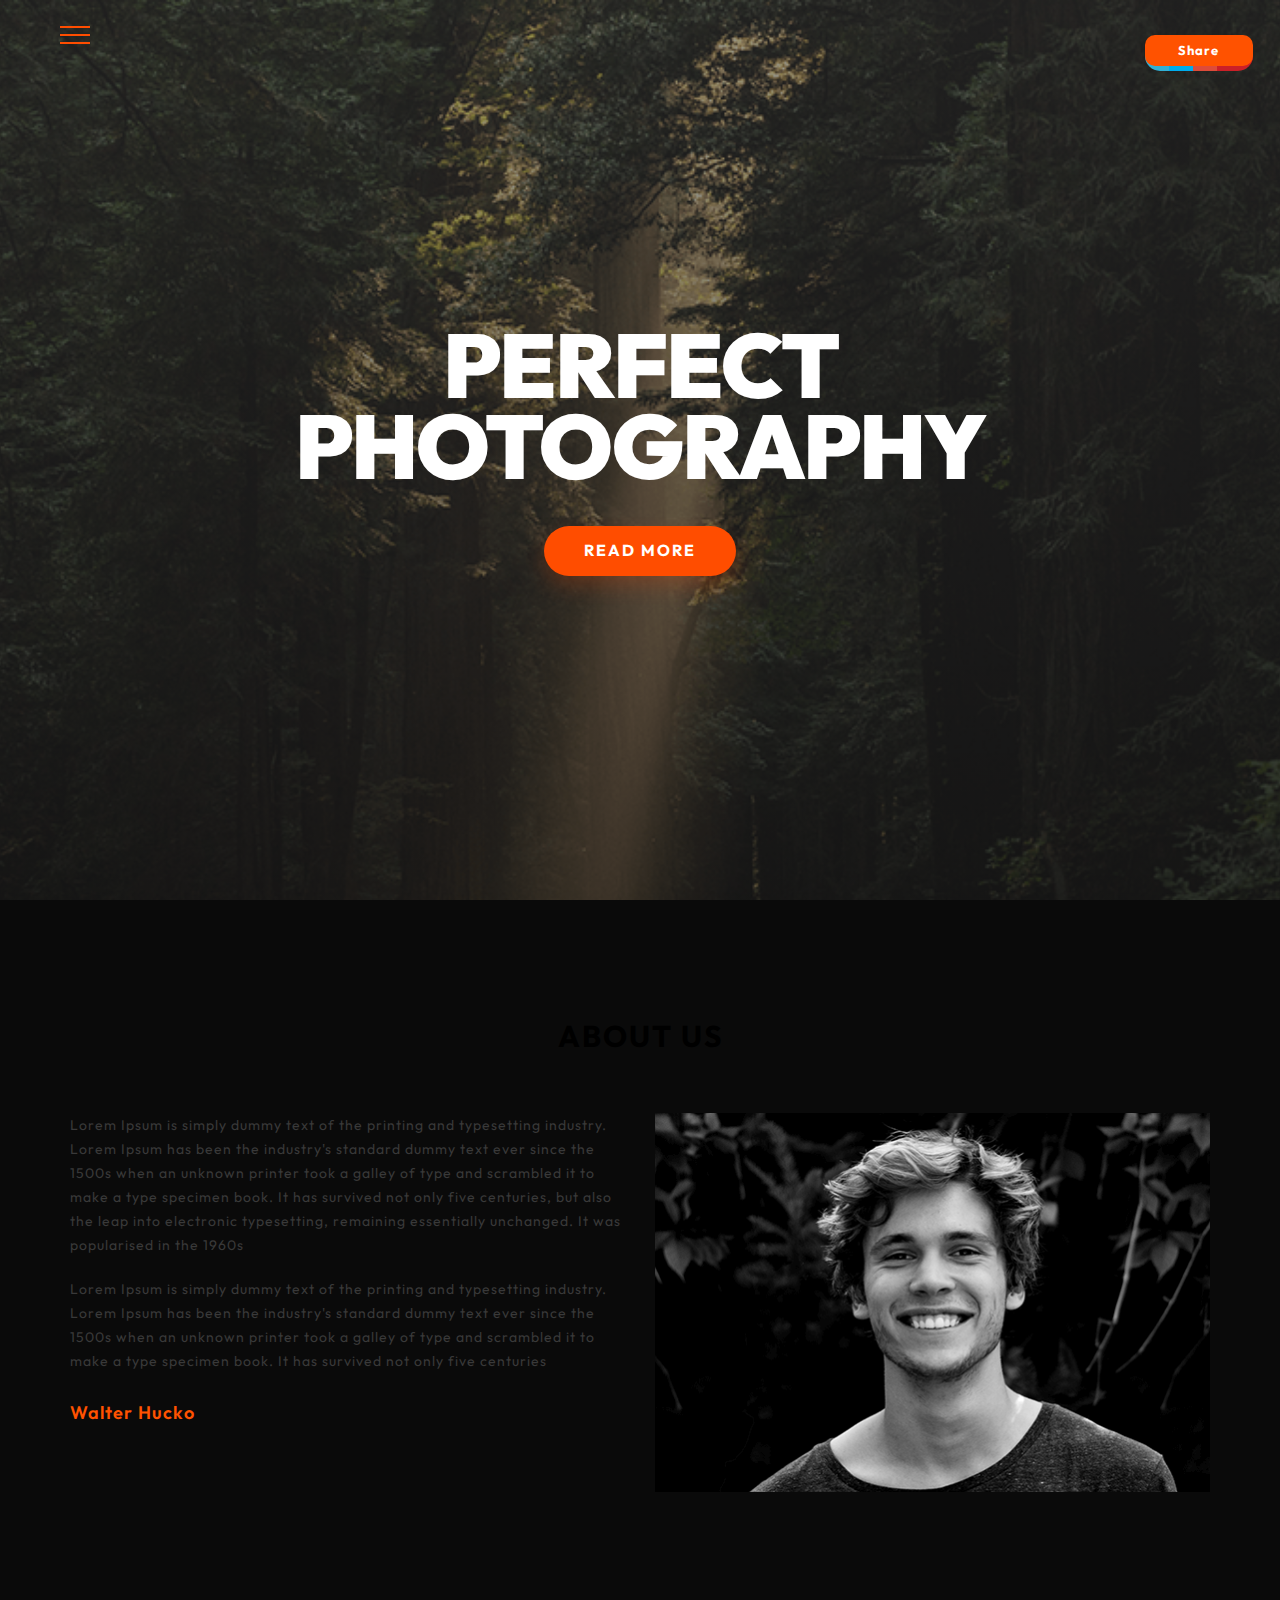
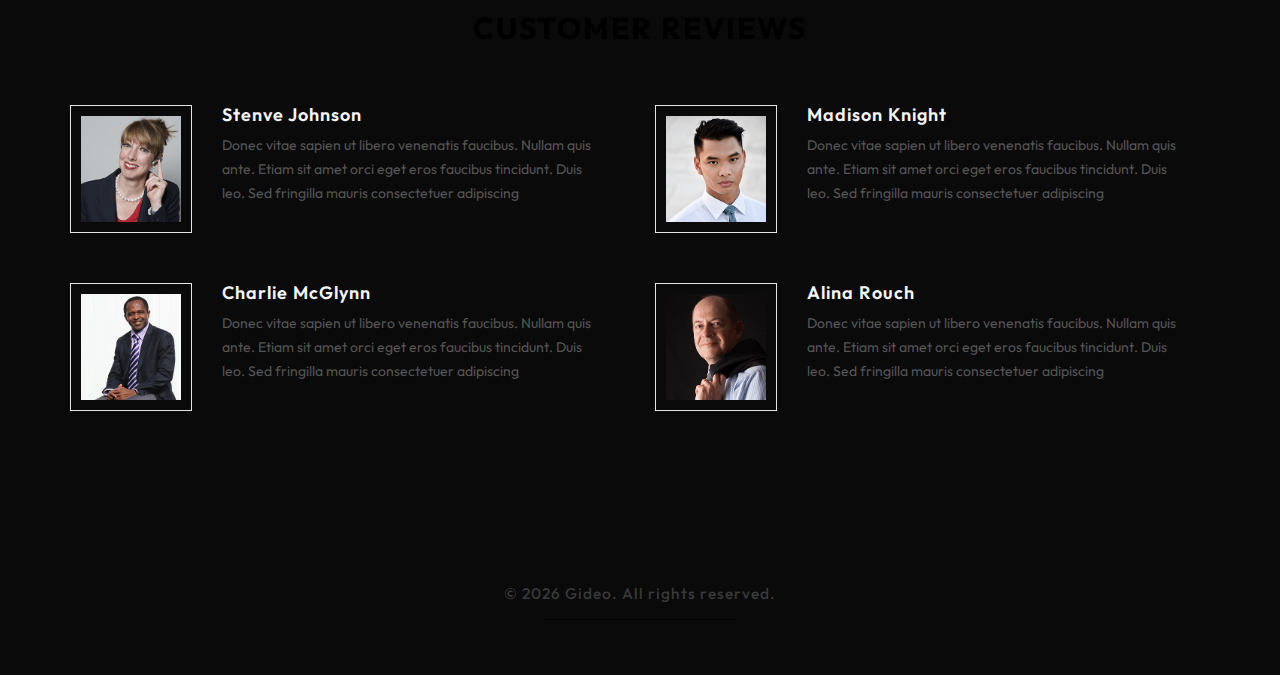
<file: about.html>
<!--
Project: Snappy
Author: Gideo
-->

<!DOCTYPE html>
<html lang="en">

<head>
    <meta charset="utf-8">
    <meta http-equiv="X-UA-Compatible" content="IE=edge">
    <meta name="viewport" content="width=device-width, initial-scale=1.0">
    <link rel="icon" href="images/favicon.png" />
    <title>Snappy</title>

    <link href="css/scrolling-nav.css" rel="stylesheet" media="all">
    <!-- Bootstrap core CSS -->
    <link href="css/bootstrap.min.css" rel="stylesheet">

    <!-- Custom styles for this template -->
    <link href="css/style.css" rel="stylesheet">
    <link href="css/responsive.css" rel="stylesheet">
    <script src="js/jquery.min.js" type="text/javascript"></script>
    <script src="js/bootstrap.min.js" type="text/javascript"></script>
    <script src="js/custom.js" type="text/javascript"></script>
</head>

<body id="myPage">
    <div class="section-page-wrap">
        <div class="share">
            <div class="icon first facebook"><i class="fa fa-facebook"></i></div>
            <div class="icon twitter"><i class="fa fa-twitter"></i></div>
            <div class="icon google-plus"><i class="fa fa-google-plus"></i></div>
            <div class="icon pinterest last"><i class="fa fa-pinterest-p"></i></div>
            <div class="label">Share</div>
        </div>
        <header class="top-nav-bar">
            <div id="toggle">
                <div class="one"></div>
                <div class="two"></div>
                <div class="three"></div>
            </div>

            <div id="menu">
                <ul class="menu-view list-unstyled">
                    <li><a href="index.html"><img src="images/icons/home.png"
                                onmouseover="this.src = 'images/icons/home-hover.png'"
                                onmouseout="this.src = 'images/icons/home.png'"></a></li>
                    <li class="active"><a><img src="images/icons/about-hover.png"></a></li>
                    <li><a href="portfolio.html"><img src="images/icons/portfolio.png"
                                onmouseover="this.src = 'images/icons/portfolio-hover.png'"
                                onmouseout="this.src = 'images/icons/portfolio.png'"></a></li>
                    <li><a href="contact.html"><img src="images/icons/contact.png"
                                onmouseover="this.src = 'images/icons/contact-hover.png'"
                                onmouseout="this.src = 'images/icons/contact.png'"></a></li>
                </ul>
            </div>

        </header>
        <div class="banner-full-image">
            <div class="banner-title">
                <h1>perfect photography</h1>
                <a class="btn btn-primary" href="portfolio.html">read more</a>
            </div>
        </div>

        <!-------------About----------->
        <section id="about" class="section-padding">
            <div class="container">
                <div class="text-head">
                    <h2>about us</h2>
                </div>
                <div class="row">
                    <div class="col-lg-6 col-md-6 col-sm-7 col-xs-12">
                        <p class="desc-text">Lorem Ipsum is simply dummy text of the printing and typesetting industry.
                            Lorem Ipsum has been the industry's standard dummy text ever since the 1500s when an unknown
                            printer took a galley of type and scrambled it to make a type specimen book. It has survived
                            not only five centuries, but also the leap into electronic typesetting, remaining
                            essentially unchanged. It was popularised in the 1960s </p>
                        <p class="desc-text offspace-20">Lorem Ipsum is simply dummy text of the printing and
                            typesetting industry. Lorem Ipsum has been the industry's standard dummy text ever since the
                            1500s when an unknown printer took a galley of type and scrambled it to make a type specimen
                            book. It has survived not only five centuries</p>
                        <h4 class="user-title">walter hucko</h4>
                    </div>
                    <div class="col-lg-6 col-md-6 col-sm-5 col-xs-12 add-space-mobileview">
                        <div class="image">
                            <img alt="user-image" class="img-responsive" src="images/user-image.png">
                        </div>
                    </div>
                </div>
            </div>
        </section>
        <section id="about-review" class="section-padding">
            <div class="container">
                <div class="text-head">
                    <h2>Customer Reviews</h2>
                </div>
                <div class="about-review">
                    <h2 class="title-default"></h2>
                    <div class="list-about-review">
                        <div class="row">
                            <div class="col-md-6 col-sm-6 col-xs-12">
                                <div class="item-about-review">
                                    <div class="about-review-thumb">
                                        <a href="#"><img alt="" src="images/cust1.png"></a>
                                    </div>
                                    <div class="about-info">
                                        <h3 class="title14"><a class="black" href="#">Stenve Johnson </a></h3>
                                        <p class="desc">Donec vitae sapien ut libero venenatis faucibus. Nullam quis
                                            ante. Etiam sit amet orci eget eros faucibus tincidunt. Duis leo. Sed
                                            fringilla mauris consectetuer adipiscing</p>
                                    </div>
                                </div>
                            </div>
                            <div class="col-md-6 col-sm-6 col-xs-12">
                                <div class="item-about-review">
                                    <div class="about-review-thumb">
                                        <a href="#"><img alt="" src="images/cust2.png"></a>
                                    </div>
                                    <div class="about-info">
                                        <h3 class="title14"><a class="black" href="#">Madison Knight</a></h3>
                                        <p class="desc">Donec vitae sapien ut libero venenatis faucibus. Nullam quis
                                            ante. Etiam sit amet orci eget eros faucibus tincidunt. Duis leo. Sed
                                            fringilla mauris consectetuer adipiscing</p>
                                    </div>
                                </div>
                            </div>
                        </div>
                        <div class="row">
                            <div class="col-md-6 col-sm-6 col-xs-12">
                                <div class="item-about-review">
                                    <div class="about-review-thumb">
                                        <a href="#"><img alt="" src="images/cust3.png"></a>
                                    </div>
                                    <div class="about-info">
                                        <h3 class="title14"><a class="black" href="#">Charlie McGlynn</a></h3>
                                        <p class="desc">Donec vitae sapien ut libero venenatis faucibus. Nullam quis
                                            ante. Etiam sit amet orci eget eros faucibus tincidunt. Duis leo. Sed
                                            fringilla mauris consectetuer adipiscing</p>
                                    </div>
                                </div>
                            </div>
                            <div class="col-md-6 col-sm-6 col-xs-12">
                                <div class="item-about-review last-item">
                                    <div class="about-review-thumb">
                                        <a href="#"><img alt="" src="images/cust4.png"></a>
                                    </div>
                                    <div class="about-info">
                                        <h3 class="title14"><a class="black" href="#">Alina Rouch</a></h3>
                                        <p class="desc">Donec vitae sapien ut libero venenatis faucibus. Nullam quis
                                            ante. Etiam sit amet orci eget eros faucibus tincidunt. Duis leo. Sed
                                            fringilla mauris consectetuer adipiscing</p>
                                    </div>
                                </div>
                            </div>
                        </div>
                    </div>
                </div>
            </div>
        </section>

        <!---footer--->
        <footer>
            <div class="container text-center">
                <div class="copyright">
                    &copy; 2026 Gideo. All rights reserved.
                </div>
            </div>
        </footer>
        <div id="back-to-top" style="display: none">
            <i class="fa fa-angle-double-up" aria-hidden="true"></i> Top
        </div>
    </div>
</body>

</html>
</file>
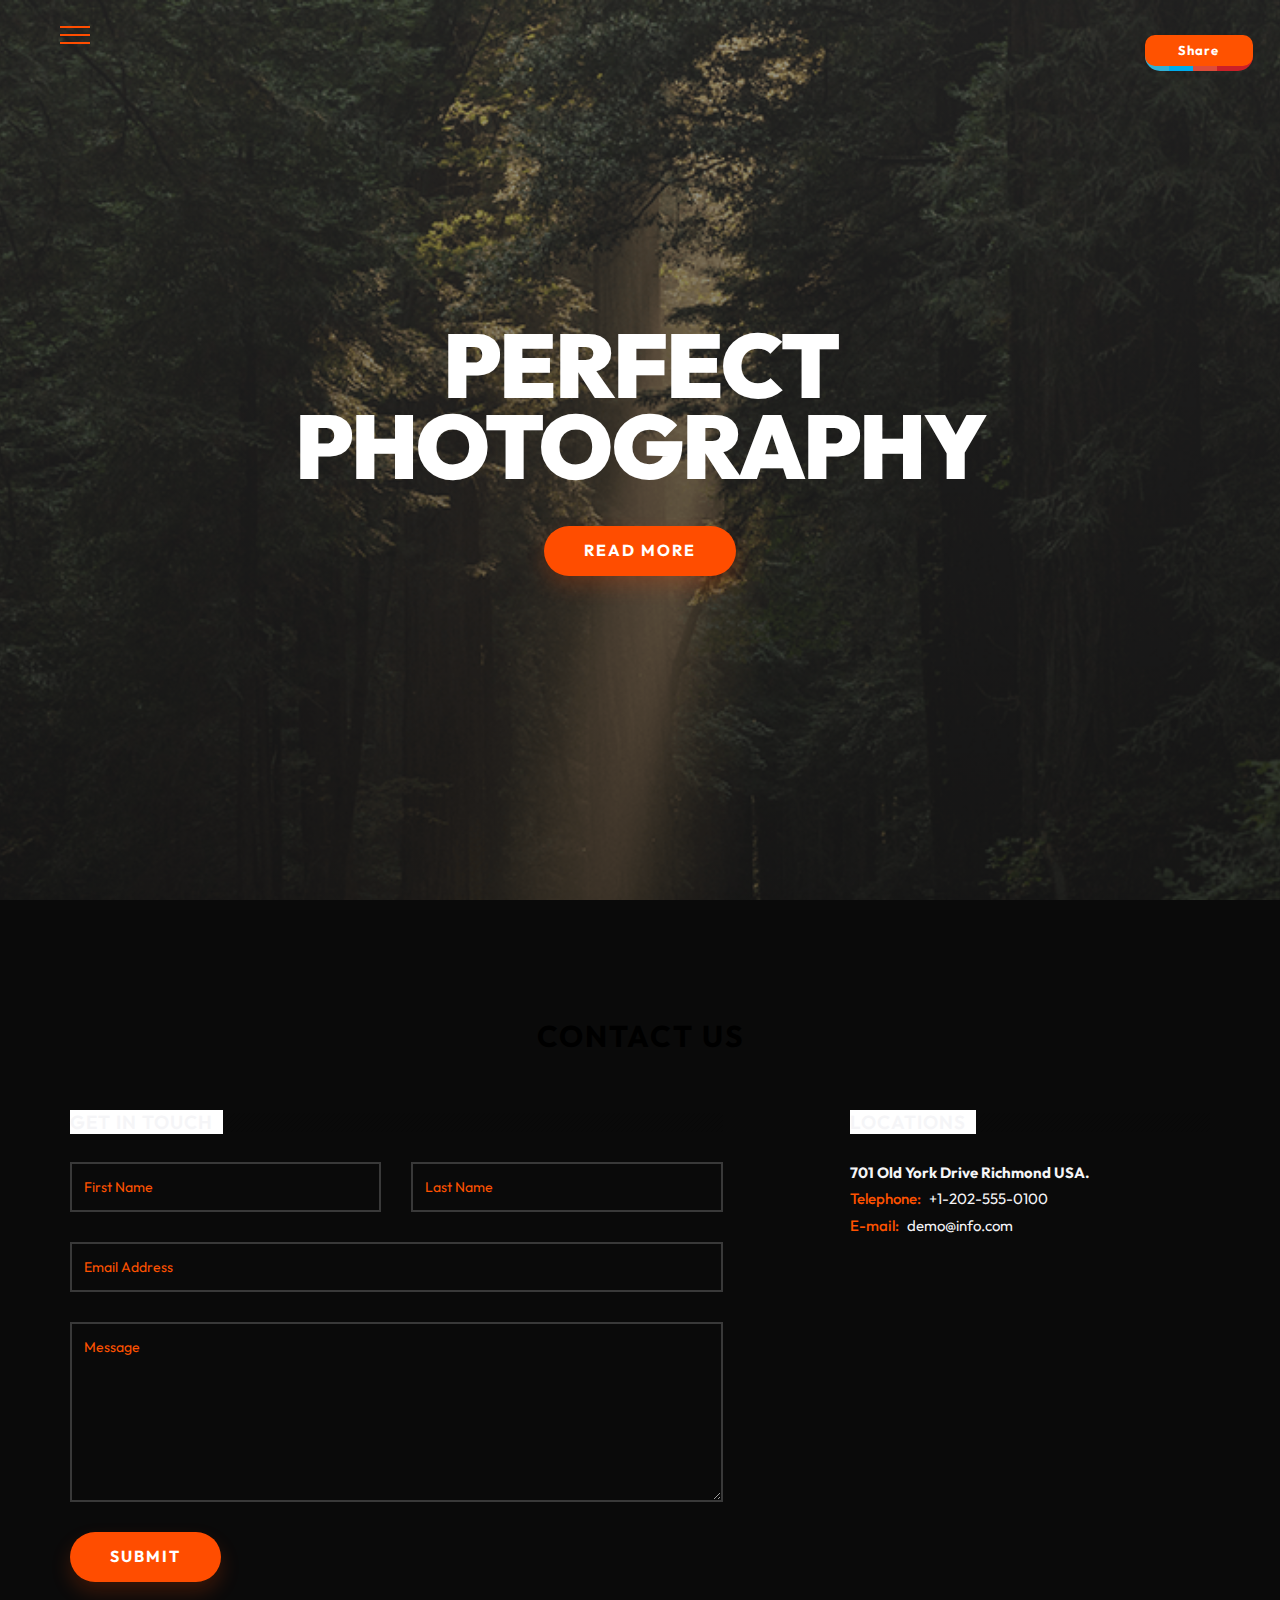
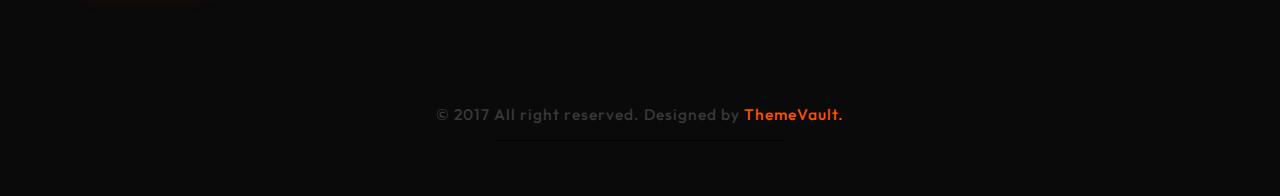
<file: contact.html>
<!--Template Name: Snappy
File Name: contact.html
Author Name: ThemeVault
Author URI: http://www.themevault.net/
License URI: http://www.themevault.net/license/-->

<!DOCTYPE html>
<html lang="en">
    <head>
        <meta charset="utf-8">
        <meta http-equiv="X-UA-Compatible" content="IE=edge">
        <meta name="viewport" content="width=device-width, initial-scale=1.0">
        <link rel="icon" href="images/favicon.png"/>
        <title>Snappy</title>

        <link href="css/scrolling-nav.css" rel="stylesheet" media="all">
        <!-- Bootstrap core CSS -->
        <link href="css/bootstrap.min.css" rel="stylesheet">

        <!-- Custom styles for this template -->
        <link href="css/style.css" rel="stylesheet">
        <link href="css/responsive.css" rel="stylesheet">
        <script src="js/jquery.min.js" type="text/javascript"></script>
        <script src="js/bootstrap.min.js" type="text/javascript"></script>
        <script src="js/custom.js" type="text/javascript"></script>
    </head>
    <body id="myPage">
        <div class="section-page-wrap">
            <div class="share">
                <div class="icon first facebook"><i class="fa fa-facebook"></i></div>
                <div class="icon twitter"><i class="fa fa-twitter"></i></div>
                <div class="icon google-plus"><i class="fa fa-google-plus"></i></div>
                <div class="icon pinterest last"><i class="fa fa-pinterest-p"></i></div>
                <div class="label">Share</div>
            </div>
            <header class="top-nav-bar">
                <div id="toggle">
                    <div class="one"></div>
                    <div class="two"></div>
                    <div class="three"></div>
                </div>

                <div id="menu">
                    <ul class="menu-view list-unstyled">
                        <li><a href="index.html"><img src="images/icons/home.png" onmouseover="this.src = 'images/icons/home-hover.png'" onmouseout="this.src = 'images/icons/home.png'"></a></li>
                        <li><a href="about.html"><img src="images/icons/about.png" onmouseover="this.src = 'images/icons/about-hover.png'" onmouseout="this.src = 'images/icons/about.png'"></a></li>
                        <li><a href="portfolio.html"><img src="images/icons/portfolio.png" onmouseover="this.src = 'images/icons/portfolio-hover.png'" onmouseout="this.src = 'images/icons/portfolio.png'"></a></li>
                        <li class="active"><a><img src="images/icons/contact-hover.png"></a></li>
                    </ul>
                </div>

            </header>
            <div class="banner-full-image">
                <div class="banner-title">
                    <h1>perfect photography</h1>
                    <a class="btn btn-primary" href="about.html">read more</a>
                </div>
            </div>

            <!-------------About----------->
            <section id="contact" class="section-padding">
                <div class="container">
                    <div class="text-head">
                        <h2>contact us</h2>
                    </div>
                    <div class="row">
                        <div class="col-md-7 col-sm-7 col-xs-12 width-set-60">
                            <h1 class="maintitle"><span><i class="fa fa-envelope"></i> Get in Touch</span></h1>
                            <div class="wrapcontact">
                                <div class="done" style="display: none">
                                    <div class="alert-box success ">Your message has been sent. Thank you! <a class="close" href="javascript:void(0)">x</a></div>
                                </div>
                                <form id="contactform">
                                    <div class="row">
                                        <div class="col-md-6">
                                            <div class="form-group">
                                                <input type="text" class="form-control" placeholder="First Name">	
                                            </div>
                                        </div>
                                        <div class="col-md-6">
                                            <div class="form-group">
                                                <input type="text" class="form-control" placeholder="Last Name">
                                            </div>
                                        </div>
                                        <div class="col-md-12">
                                            <div class="form-group">
                                                <input type="email" class="form-control" placeholder="Email Address">
                                            </div>
                                            <div class="form-group">
                                                <textarea name="message" id="message" placeholder="Message" cols="30" class="form-control" rows="10"></textarea>
                                            </div>

                                            <input type="submit" class="btn btn-primary" value="submit">

                                        </div>
                                    </div>
                                </form>
                            </div>
                        </div>
                        <div class="col-md-4 col-md-offset-1 col-sm-4 col-sm-offset-1 col-xs-12 width-set-40">
                            <h1 class="maintitle"><span><i class="fa fa-map-marker"></i> Locations</span></h1>
                            <dl>
                                <dt>701 Old York Drive Richmond USA.</dt>
                                <dd><span>Telephone:</span><a href="tel:+1-202-555-0100"> +1-202-555-0100</a></dd>
                                <dd><span>E-mail:</span><a href="mailto:demo@info.com"> demo@info.com</a></dd>
                            </dl>
                        </div>
                    </div>
                </div>
            </section>

            <!---footer--->
            <footer>
                <div class="container text-center">
                    <div class="copyright">
                        <!--Do not remove Backlink from footer of the template. To remove it you can purchase the Backlink-->
                        &copy; 2017 All right reserved. Designed by <a href="http://www.themevault.net/" target="_blank">ThemeVault.</a>
                    </div>
                </div>
            </footer>
            <div id="back-to-top" style="display: none">
                <i class="fa fa-angle-double-up" aria-hidden="true"></i> Top
            </div>
        </div>
    </body>
</html>
</file>
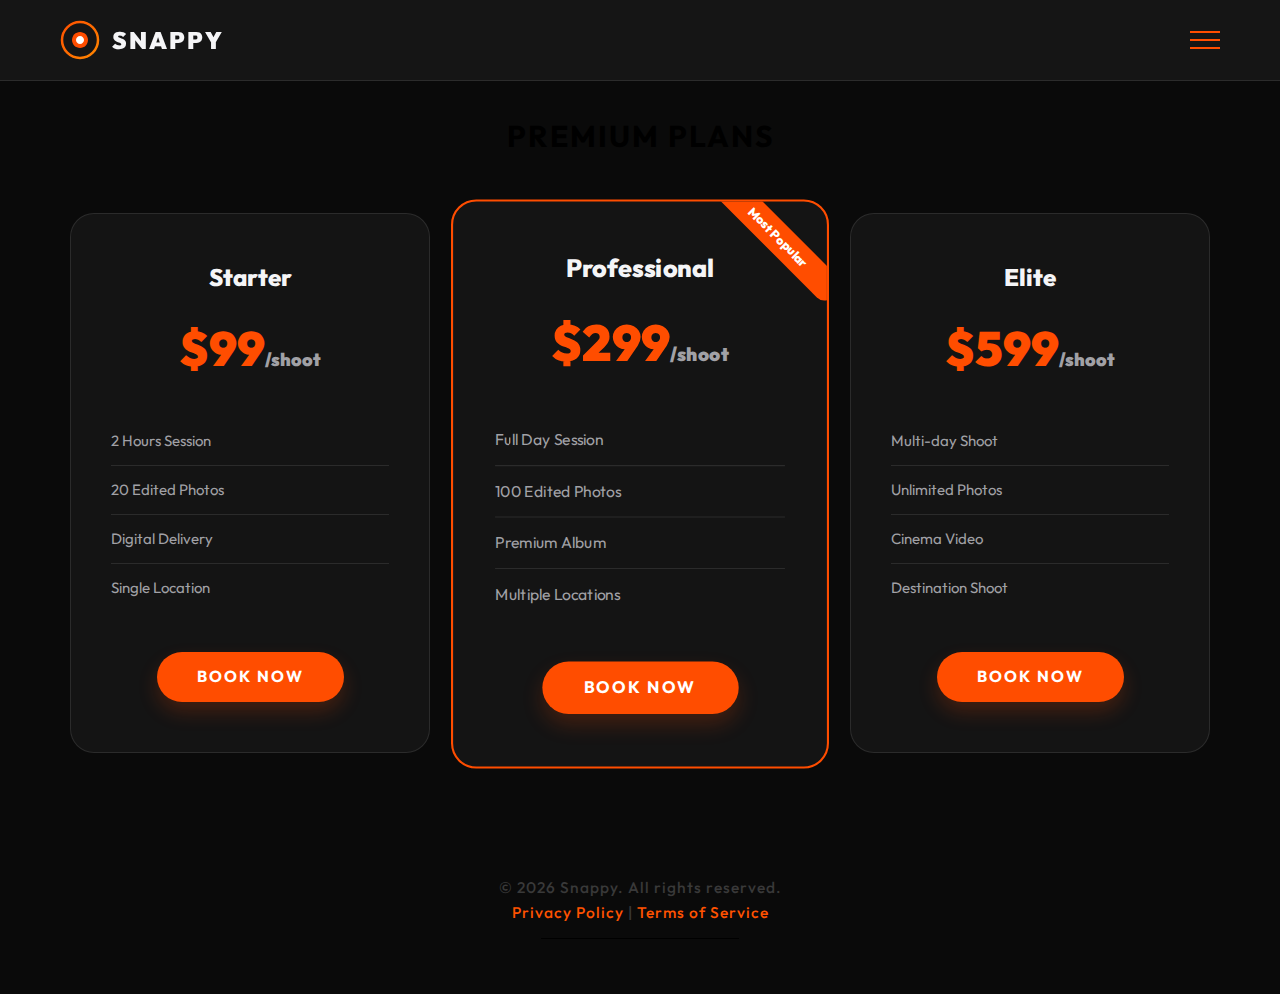
<file: pricing.html>
<!DOCTYPE html>
<html lang="en">

<head>
    <meta charset="utf-8">
    <meta http-equiv="X-UA-Compatible" content="IE=edge">
    <meta name="viewport" content="width=device-width, initial-scale=1.0">
    <link rel="icon" href="images/favicon.png" />
    <title>Pricing - Snappy</title>
    <link href="css/bootstrap.min.css" rel="stylesheet">
    <link href="css/style.css" rel="stylesheet">
    <link href="css/responsive.css" rel="stylesheet">
    <script src="js/jquery.min.js" type="text/javascript"></script>
    <script src="js/bootstrap.min.js" type="text/javascript"></script>
    <script src="js/custom.js" type="text/javascript"></script>
</head>

<body class="pricing-page">
    <header class="top-nav-bar glass-nav">
        <div class="header-container">
            <div class="logo">
                <a href="index.html">
                    <svg width="40" height="40" viewBox="0 0 40 40" fill="none" xmlns="http://www.w3.org/2000/svg">
                        <circle cx="20" cy="20" r="18" stroke="url(#logo-grad)" stroke-width="2.5" />
                        <path
                            d="M12 20C12 15.5817 15.5817 12 20 12C24.4183 12 28 15.5817 28 20C28 24.4183 24.4183 28 20 28C15.5817 28 12 24.4183 12 20Z"
                            fill="var(--primary)" />
                        <path
                            d="M16 20C16 17.7909 17.7909 16 20 16C22.2091 16 24 17.7909 24 20C24 22.2091 22.2091 24 20 24C17.7909 24 16 22.2091 16 20Z"
                            fill="white" />
                        <defs>
                            <linearGradient id="logo-grad" x1="0" y1="0" x2="40" y2="40" gradientUnits="userSpaceOnUse">
                                <stop stop-color="var(--primary)" />
                                <stop offset="1" stop-color="#FF8A00" />
                            </linearGradient>
                        </defs>
                    </svg>
                    <span class="logo-text">SNAPPY</span>
                </a>
            </div>
            <div id="toggle">
                <div class="one"></div>
                <div class="two"></div>
                <div class="three"></div>
            </div>
        </div>
        <div id="menu">
            <ul class="menu-view list-unstyled">
                <li><a href="index.html">HOME</a></li>
                <li><a href="about.html">ABOUT</a></li>
                <li><a href="portfolio.html">WORKS</a></li>
                <li><a href="contact.html">CONTACT</a></li>
            </ul>
        </div>
    </header>

    <section class="section-padding">
        <div class="container">
            <div class="text-head">
                <h2>Premium <span>Plans</span></h2>
            </div>
            <div class="row offspace-60">
                <div class="col-md-4">
                    <div class="pricing-card">
                        <h3>Starter</h3>
                        <div class="price">$99<span>/shoot</span></div>
                        <ul>
                            <li>2 Hours Session</li>
                            <li>20 Edited Photos</li>
                            <li>Digital Delivery</li>
                            <li>Single Location</li>
                        </ul>
                        <a href="contact.html" class="btn btn-primary">Book Now</a>
                    </div>
                </div>
                <div class="col-md-4">
                    <div class="pricing-card popular">
                        <div class="badge">Most Popular</div>
                        <h3>Professional</h3>
                        <div class="price">$299<span>/shoot</span></div>
                        <ul>
                            <li>Full Day Session</li>
                            <li>100 Edited Photos</li>
                            <li>Premium Album</li>
                            <li>Multiple Locations</li>
                        </ul>
                        <a href="contact.html" class="btn btn-primary">Book Now</a>
                    </div>
                </div>
                <div class="col-md-4">
                    <div class="pricing-card">
                        <h3>Elite</h3>
                        <div class="price">$599<span>/shoot</span></div>
                        <ul>
                            <li>Multi-day Shoot</li>
                            <li>Unlimited Photos</li>
                            <li>Cinema Video</li>
                            <li>Destination Shoot</li>
                        </ul>
                        <a href="contact.html" class="btn btn-primary">Book Now</a>
                    </div>
                </div>
            </div>
        </div>
    </section>

    <footer>
        <div class="container text-center">
            <div class="copyright">
                &copy; 2026 Snappy. All rights reserved.
                <br>
                <a href="privacy.html">Privacy Policy</a> | <a href="terms.html">Terms of Service</a>
            </div>
        </div>
    </footer>
</body>

</html>
</file>
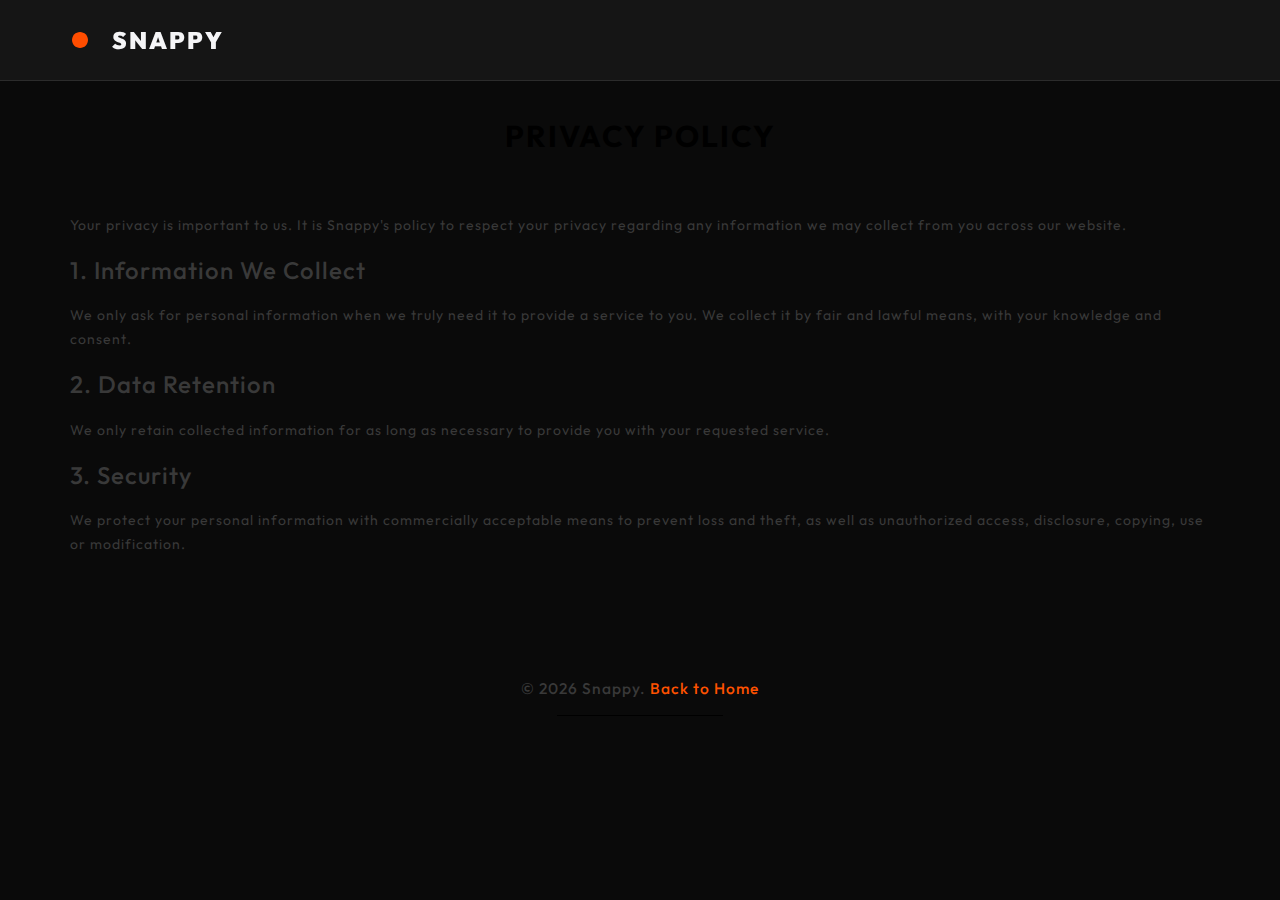
<file: privacy.html>
<!DOCTYPE html>
<html lang="en">

<head>
    <meta charset="utf-8">
    <meta name="viewport" content="width=device-width, initial-scale=1.0">
    <title>Privacy Policy - Snappy</title>
    <link href="css/bootstrap.min.css" rel="stylesheet">
    <link href="css/style.css" rel="stylesheet">
    <link href="css/responsive.css" rel="stylesheet">
</head>

<body class="legal-page">
    <header class="top-nav-bar glass-nav">
        <div class="header-container">
            <div class="logo">
                <a href="index.html">
                    <svg width="40" height="40" viewBox="0 0 40 40" fill="none" xmlns="http://www.w3.org/2000/svg">
                        <circle cx="20" cy="20" r="18" stroke="url(#logo-grad)" stroke-width="2.5" />
                        <path
                            d="M12 20C12 15.5817 15.5817 12 20 12C24.4183 12 28 15.5817 28 20C28 24.4183 24.4183 28 20 28C15.5817 28 12 24.4183 12 20Z"
                            fill="var(--primary)" />
                    </svg>
                    <span class="logo-text">SNAPPY</span>
                </a>
            </div>
        </div>
    </header>

    <section class="section-padding">
        <div class="container">
            <div class="text-head">
                <h2>Privacy <span>Policy</span></h2>
            </div>
            <div class="desc-text offspace-60">
                <p>Your privacy is important to us. It is Snappy's policy to respect your privacy regarding any
                    information we may collect from you across our website.</p>
                <h3 class="tb-space">1. Information We Collect</h3>
                <p>We only ask for personal information when we truly need it to provide a service to you. We collect it
                    by fair and lawful means, with your knowledge and consent.</p>
                <h3 class="tb-space">2. Data Retention</h3>
                <p>We only retain collected information for as long as necessary to provide you with your requested
                    service.</p>
                <h3 class="tb-space">3. Security</h3>
                <p>We protect your personal information with commercially acceptable means to prevent loss and theft, as
                    well as unauthorized access, disclosure, copying, use or modification.</p>
            </div>
        </div>
    </section>

    <footer class="text-center">
        <div class="copyright">
            &copy; 2026 Snappy. <a href="index.html">Back to Home</a>
        </div>
    </footer>
</body>

</html>
</file>
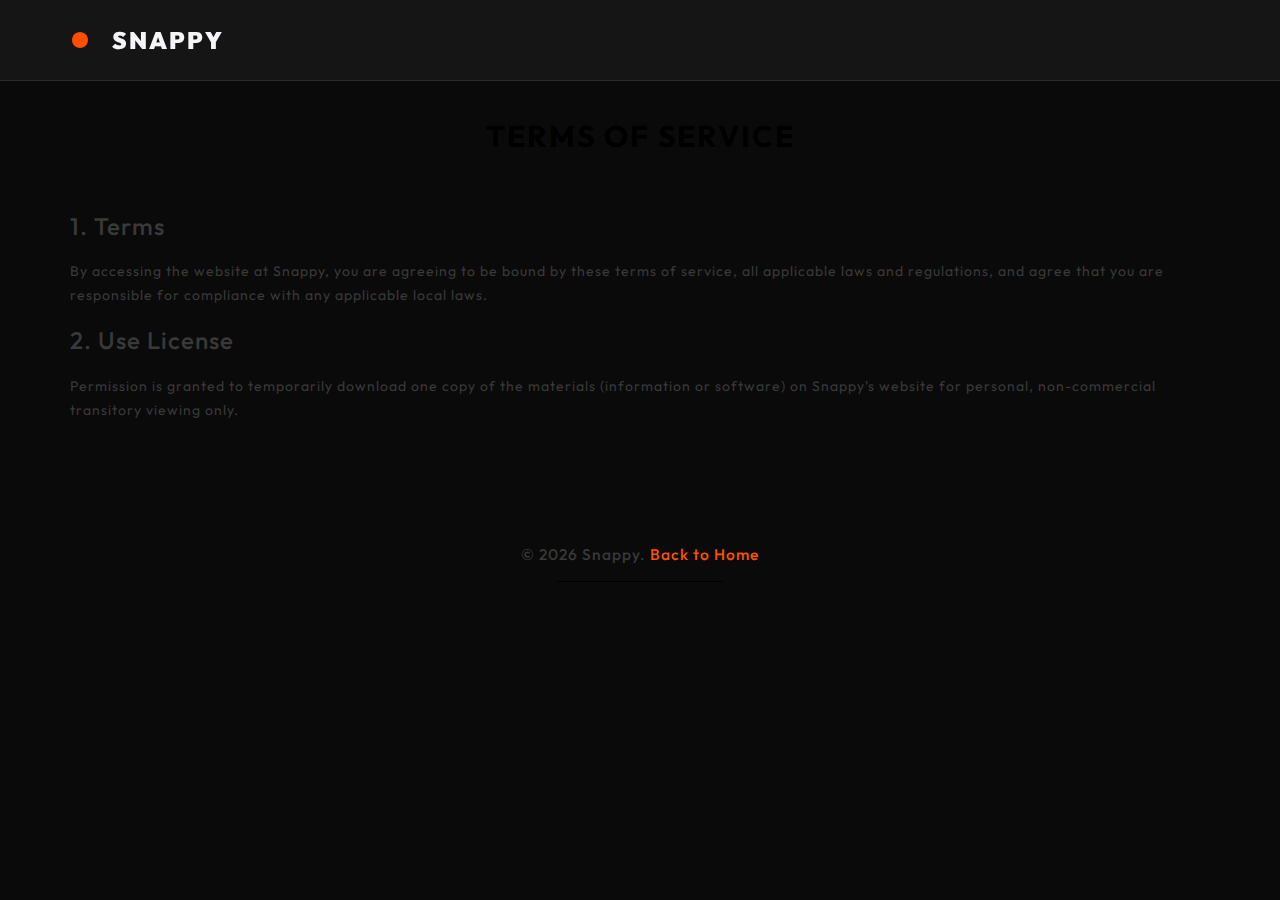
<file: terms.html>
<!DOCTYPE html>
<html lang="en">

<head>
    <meta charset="utf-8">
    <meta name="viewport" content="width=device-width, initial-scale=1.0">
    <title>Terms of Service - Snappy</title>
    <link href="css/bootstrap.min.css" rel="stylesheet">
    <link href="css/style.css" rel="stylesheet">
    <link href="css/responsive.css" rel="stylesheet">
</head>

<body class="legal-page">
    <header class="top-nav-bar glass-nav">
        <div class="header-container">
            <div class="logo">
                <a href="index.html">
                    <svg width="40" height="40" viewBox="0 0 40 40" fill="none" xmlns="http://www.w3.org/2000/svg">
                        <circle cx="20" cy="20" r="18" stroke="url(#logo-grad)" stroke-width="2.5" />
                        <path
                            d="M12 20C12 15.5817 15.5817 12 20 12C24.4183 12 28 15.5817 28 20C28 24.4183 24.4183 28 20 28C15.5817 28 12 24.4183 12 20Z"
                            fill="var(--primary)" />
                    </svg>
                    <span class="logo-text">SNAPPY</span>
                </a>
            </div>
        </div>
    </header>

    <section class="section-padding">
        <div class="container">
            <div class="text-head">
                <h2>Terms of <span>Service</span></h2>
            </div>
            <div class="desc-text offspace-60">
                <h3 class="tb-space">1. Terms</h3>
                <p>By accessing the website at Snappy, you are agreeing to be bound by these terms of service, all
                    applicable laws and regulations, and agree that you are responsible for compliance with any
                    applicable local laws.</p>
                <h3 class="tb-space">2. Use License</h3>
                <p>Permission is granted to temporarily download one copy of the materials (information or software) on
                    Snappy's website for personal, non-commercial transitory viewing only.</p>
            </div>
        </div>
    </section>

    <footer class="text-center">
        <div class="copyright">
            &copy; 2026 Snappy. <a href="index.html">Back to Home</a>
        </div>
    </footer>
</body>

</html>
</file>
<file: css/scrolling-nav.css>
body {
    width: 100%;
    height: 100%;
}

html {
    width: 100%;
    height: 100%;
}

@media(min-width:767px) {
    .navbar {
        padding: 40px 0;
        -webkit-transition: background .5s ease-in-out,padding .5s ease-in-out;
        -moz-transition: background .5s ease-in-out,padding .5s ease-in-out;
        transition: background .5s ease-in-out,padding .5s ease-in-out;
    }
    .top-nav-collapse {
        padding: 20px 0;
    }

}
</file>
<file: css/style.css>
/*
Project: Snappy
Author: Gideo
*/


@import url('https://fonts.googleapis.com/css2?family=Outfit:wght@300;400;500;600;700;800;900&display=swap');
@import url('https://fonts.googleapis.com/css?family=Roboto:300,400,500,700,900');

:root {
    --primary: #FF4D00;
    --primary-hover: #E64500;
    --bg-dark: #0A0A0A;
    --bg-card: #141414;
    --text-main: #F5F5F7;
    --text-dim: #A1A1A6;
    --glass-bg: rgba(26, 26, 26, 0.7);
    --glass-border: rgba(255, 255, 255, 0.1);
    --transition: cubic-bezier(0.4, 0, 0.2, 1);
}


@import '../fonts/font-awesome-4.7.0/css/font-awesome.min.css';


html {
    font-family: sans-serif;
    -ms-text-size-adjust: 100%;
    -webkit-text-size-adjust: 100%;
    font-size: 10px;
    -webkit-tap-highlight-color: transparent;
    margin: 0;
    padding: 0;
}

a,
button {
    text-decoration: none;
    cursor: pointer;
}

a {
    color: inherit;
    -webkit-transition: color 0.3s ease;
    -moz-transition: color 0.3s ease;
    -ms-transition: color 0.3s ease;
    -o-transition: color 0.3s ease;
    transition: color 0.3s ease;
}

a:hover,
a:active,
a:focus {
    color: inherit;
    outline: none !important;
    text-decoration: none;
}

ul {
    margin: 0;
    padding: 0;
}

.form-control::-webkit-input-placeholder {
    color: #ff5200;
    opacity: 1;
}

.placeholder-fix:focus::-webkit-input-placeholder {
    color: transparent !important;
}

.placeholder-fix:focus::-moz-placeholder {
    color: transparent !important;
}

.placeholder-fix:-moz-placeholder {
    color: transparent !important;
}

.form-control:focus {}

textarea:focus,
textArea:focus,
input[type="text"]:focus,
input[type="password"]:focus,
input[type="datetime"]:focus,
input[type="datetime-local"]:focus,
input[type="date"]:focus,
input[type="month"]:focus,
input[type="time"]:focus,
input[type="week"]:focus,
input[type="number"]:focus,
input[type="email"]:focus,
input[type="url"]:focus,
input[type="search"]:focus,
input[type="tel"]:focus,
input[type="color"]:focus,
.uneditable-input:focus {
    border-color: none;
    box-shadow: none !important;
    outline: 0 none;
    border-color: #ff5200 !important;
}

button,
input,
optgroup,
select,
textarea {
    color: inherit;
    font: inherit;
    margin: 0;
}

button:active,
button:focus {
    outline: none !important;
    text-decoration: none;
}

.section-page-wrap {
    overflow: hidden;
    position: relative;
}

/* typography */

body {
    margin: 0;
    color: var(--text-main);
    font-family: 'Outfit', sans-serif;
    font-size: 15px;
    line-height: 1.6;
    background-color: var(--bg-dark);
    -webkit-font-smoothing: antialiased;
}

* {
    margin: 0;
    padding: 0;
}

h1,
h2,
h3,
h4,
h5,
h6,
p {
    margin: 0
}

/* buttons */

.btn {
    text-align: center;
    line-height: 1.1;
    border-radius: 0;
    color: #fff;
    position: relative;
}

.btn-secondary {
    background: #ff5200 none repeat scroll 0 0;
    font-size: 13px;
    font-weight: 600;
    letter-spacing: 1px;
    border: 2px solid rgba(0, 0, 0, 0);
    padding: 13px 15px;
    text-transform: uppercase;
    transition: background 0.3s ease-in-out 0s;
}

.btn-secondary:hover {
    color: #fff;
}

.btn-primary {
    background: var(--primary);
    border: none;
    border-radius: 50px;
    font-size: 16px;
    font-weight: 700;
    letter-spacing: 2px;
    padding: 16px 40px;
    text-transform: uppercase;
    transition: var(--transition);
    box-shadow: 0 10px 20px rgba(255, 77, 0, 0.2);
}

.btn-primary:hover {
    background: var(--primary-hover);
    transform: translateY(-2px);
    box-shadow: 0 15px 30px rgba(255, 77, 0, 0.3);
}

.btn-primary:active {
    transform: translateY(0);
}


.btn-submit {
    display: block;
    width: 100%;
    padding: 16px;
    font-size: 13px;
    font-weight: 600;
    letter-spacing: 1.3px;
    color: #fff;
    -webkit-transition: background 0.3s ease-in-out;
    -moz-transition: background 0.3s ease-in-out;
    -ms-transition: background 0.3s ease-in-out;
    -o-transition: background 0.3s ease-in-out;
    transition: background 0.3s ease-in-out;
}

/* Header & Navigation */
.top-nav-bar {
    left: 0;
    right: 0;
    top: 0;
    position: fixed;
    padding: 20px 60px;
    z-index: 99999;
    transition: var(--transition);
}

.glass-nav {
    background: var(--glass-bg);
    backdrop-filter: blur(15px);
    border-bottom: 1px solid var(--glass-border);
}

.header-container {
    display: flex;
    justify-content: space-between;
    align-items: center;
    max-width: 1400px;
    margin: 0 auto;
}

.logo a {
    display: flex;
    align-items: center;
    gap: 12px;
}

.logo-text {
    font-weight: 900;
    font-size: 24px;
    letter-spacing: 2px;
    color: var(--text-main);
}

#toggle {
    cursor: pointer;
    width: 30px;
    z-index: 100000;
}

#toggle div {
    width: 100%;
    height: 2px;
    background: var(--primary);
    margin: 6px auto;
    transition: var(--transition);
}

#toggle.on .one {
    transform: rotate(45deg) translate(4px, 4px);
}

#toggle.on .two {
    opacity: 0;
}

#toggle.on .three {
    transform: rotate(-45deg) translate(7px, -8px);
}

#menu {
    position: fixed;
    top: 0;
    left: 0;
    width: 100%;
    height: 100vh;
    background: var(--bg-dark);
    display: none;
    flex-direction: column;
    justify-content: center;
    align-items: center;
    z-index: 99998;
}

.menu-view {
    text-align: center;
}

.menu-view li {
    margin: 20px 0;
}

.menu-view li a {
    font-size: 48px;
    font-weight: 800;
    color: var(--text-main);
    letter-spacing: 4px;
    transition: var(--transition);
}

.menu-view li a:hover {
    color: var(--primary);
    transform: translateX(10px);
}




/*banner*/
.banner-full-image {
    background: linear-gradient(rgba(0, 0, 0, 0.4), rgba(0, 0, 0, 0.6)), url("../images/banner.png") no-repeat center center / cover;
    background-attachment: fixed;
    height: 100vh;
    display: flex;
    align-items: center;
    justify-content: center;
    position: relative;
}

.banner-title {
    text-align: center;
    max-width: 900px;
}

.banner-title>h1 {
    font-size: clamp(40px, 8vw, 90px);
    font-weight: 900;
    color: white;
    line-height: 0.9;
    text-transform: uppercase;
    margin-bottom: 40px;
    letter-spacing: -2px;
}

.banner-title>h1 span {
    color: var(--primary);
    display: block;
}


/*gallery block*/
.port-image {
    position: relative;
}

.overlay {
    position: absolute;
    bottom: 0;
    left: 100%;
    right: 0;
    background-color: rgba(221, 221, 221, 0.6);
    overflow: hidden;
    width: 0;
    height: 100%;
    transition: .5s ease;
}

.port-image:hover .overlay {
    width: 100%;
    left: 0;
}

.text {
    left: 50%;
    overflow: hidden;
    position: absolute;
    top: 50%;
    transform: translate(-50%, -50%);
}

#gallery-block .row>.gallery-list {
    margin-bottom: 30px;
}

#gallery-block .row>.gallery-list:nth-last-child(-n+3) {
    margin-bottom: 0px;
}


/*section padd*/
.section-padding {
    padding-top: 120px;
}

.offspace-125 {
    margin-top: 125px;
}

.offspace-90 {
    margin-top: 90px;
}

.offspace-80 {
    margin-top: 80px;
}

.offspace-60 {
    margin-top: 60px;
}

.offspace-45 {
    margin-top: 45px;
}

.divider-50 {
    border: medium none;
    clear: both;
    margin: 0;
    padding: 0;
    position: relative;
    height: 50px;
}

/*contact*/
.maintitle,
.wrapactiondefault {
    background: rgba(0, 0, 0, 0) url("../images/sep-line.png") repeat scroll left top;
}

.maintitle {
    font-size: 19px;
    font-weight: 600;
    letter-spacing: 1px;
    line-height: 1;
    margin: 0 0 30px;
    padding: 0;
}

.maintitle span {
    background: #fff none repeat scroll 0 0;
    padding-right: 10px;
    text-transform: uppercase;
}

#contact dd span {
    font-weight: 500;
    color: #ff5200;
    margin-right: 5px;
}

#contact dd a:hover {
    color: #ff5200;
}

#contact dd {
    margin-top: 5px;
}

#contact .form-control {
    background: transparent none repeat scroll 0 0;
    border: 2px solid #393939;
    box-shadow: none !important;
    /*font-family: "Montserrat",arial,sans-serif;*/
}

#contact .form-control {
    border-radius: 0px;
    box-shadow: 0 1px 1px rgba(0, 0, 0, 0.075) inset;
    color: #555555;
    display: block;
    font-size: 14px;
    height: 50px;
    line-height: 1.42857;
    padding: 14px 12px;
    transition: border-color 0.15s ease-in-out 0s, box-shadow 0.15s ease-in-out 0s;
    width: 100%;
}

#contact textarea {
    height: 180px !important;
}

#contact .form-control:hover,
#contact .form-control:focus,
#contact .form-control:active {
    border: 2px solid #ff5200;
    box-shadow: none !important;
    outline: medium none;
}

#contact .form-group {
    margin-bottom: 30px;
}

/*about*/
.text-head h2 {
    color: #000;
    font-size: 30px;
    font-weight: 700;
    letter-spacing: 2px;
    margin-bottom: 60px;
    text-align: center;
    text-transform: uppercase;
}

.user-title {
    color: #ff5200;
    font-weight: 600;
    letter-spacing: 1px;
    margin-top: 30px;
    text-transform: capitalize;
}

h2 {
    color: #393939;
    letter-spacing: 0.5px;
}

.port-title {
    background-color: #fff;
    bottom: 0;
    color: #ff5200;
    font-size: 18px;
    font-weight: 600;
    letter-spacing: 1px;
    padding: 10px 25px;
    position: absolute;
    right: 15px;
    text-transform: uppercase;
}


.desc-text {
    color: #393939;
    font-size: 14px;
    font-weight: 400;
    letter-spacing: 1px;
    line-height: 24px;
}

.tb-space {
    margin: 20px 0;
}

.desc-text+.desc-text {
    margin-top: 20px;
}

.item-about-review {
    display: table;
    margin-bottom: 50px;
}

.about-review-thumb {
    display: table-cell;
    width: 100px;
}

.about-review-thumb a {
    border: 1px solid #e5e5e5;
    display: block;
    overflow: hidden;
    padding: 10px;
    transition: all 0.5s ease-out 0s;
}

.about-review-thumb a img {
    transition: all 0.5s ease-out 0s;
    max-width: 100px;
}

.about-review-thumb a:hover {
    border-color: #ff5200;
}

.about-review-thumb a:hover img {
    transform: scale(1.15);
}

.about-info {
    display: table-cell;
    padding: 0 30px;
    vertical-align: top;
}

.title14 {
    font-size: 18px;
    font-weight: 600;
    letter-spacing: 1px;
    margin-bottom: 8px;
    text-transform: capitalize;
}

.title14 a:hover {
    color: #ff5200;
}

.desc {
    color: #555;
    line-height: 24px;
    font-size: 14px;
}



/*footer*/
footer {
    margin-top: 65px;
    padding: 55px 0;
    color: #393939;

}

.copyright {
    display: inline-block;
    font-size: 15.5px;
    font-weight: 500;
    letter-spacing: 1px;
    padding-bottom: 15px;
    position: relative;
    text-align: center;
}

.copyright::after {
    background-color: #000;
    bottom: 0;
    content: "";
    height: 1px;
    left: 0;
    margin-left: 15%;
    position: absolute;
    width: 70%;
}

.copyright a {
    color: #ff5200;
}

.copyright a:hover {
    color: #38300a;
}


/*instafeed images*/
#instafeed .likes {
    background: rgba(0, 0, 0, 0.5) none repeat scroll 0 0;
    color: #ffffff;
    display: flex;
    flex-direction: column;
    font-family: sans-serif;
    font-size: 1em;
    height: 100%;
    justify-content: center;
    left: 0;
    opacity: 0;
    position: absolute;
    right: 0;
    text-align: center;
    text-shadow: 0 1px rgba(0, 0, 0, 0.5);
    top: 0;
    transition: opacity 100ms ease 0s;
    width: 100%;
}

#instafeed a img {
    max-width: 100%;
}

.insta-image {
    max-width: 150px;
    position: relative;
}

#instafeed a:hover .likes {
    opacity: 1;
}

.animated.flipInX {
    display: block;
    /*float: left;*/
    position: relative;
}

#instafeed>div {
    padding-left: 0px;
    padding-right: 0px;
}

.insta-image-list #instafeed>div:nth-child(-n+6) {
    margin-bottom: 40px;
}


/* PRELOADER */
#page-preloader {
    background: rgba(0, 0, 0, 0.9);
}

#page-preloader {
    bottom: 0;
    height: 100%;
    left: 0;
    position: fixed;
    right: 0;
    top: 0;
    width: 100%;
    z-index: 100500;
}


.preloaderjs .spinner {
    display: none !important;
}

.loader-wrap {
    position: absolute;
    left: 50%;
    top: 50%;
    margin: -20px 0 0 -20px;
}

.loader-wrap>span {
    display: block;
}

.preloaderjs#page-preloader {
    background: rgba(46, 46, 46, 0.99) !important;
}

#page-preloader {
    position: fixed;
    z-index: 100500;
    top: 0;
    right: 0;
    bottom: 0;
    left: 0;
    width: 100%;
    height: 100%;
}

#page-preloader .spinner {
    position: absolute;
    z-index: 1001;
    top: 50%;
    left: 50%;
    display: block;
    width: 100px;
    height: 100px;
    margin-top: -50px;
    margin-left: -50px;
    -webkit-animation: spin 2.5s infinite linear;
    animation: spin 2.5s infinite linear;
    border: 4px double transparent;
    border-top-color: #e7e4d7;
    border-radius: 50%;
}

#page-preloader .spinner:before,
#page-preloader .spinner:after {
    position: absolute;
    content: '';
    border-radius: 50%;
}

#page-preloader .spinner:before {
    top: 5px;
    right: 5px;
    bottom: 5px;
    left: 5px;
    -webkit-animation: spin 2s infinite linear;
    animation: spin 2s infinite linear;
    border: 4px double transparent;
    border-top-color: #71383e;
}

#page-preloader .spinner:after {
    top: 15px;
    right: 15px;
    bottom: 15px;
    left: 15px;
    -webkit-animation: spin 1s infinite linear;
    animation: spin 1s infinite linear;
    border: 4px double transparent;
    border-top-color: #efa96b;
}

@-webkit-keyframes spin {
    0% {
        -webkit-transform: rotate(0);
        transform: rotate(0);
    }

    100% {
        -webkit-transform: rotate(360deg);
        transform: rotate(360deg);
    }
}

@keyframes spin {
    0% {
        -webkit-transform: rotate(0);
        transform: rotate(0);
    }

    100% {
        -webkit-transform: rotate(360deg);
        transform: rotate(360deg);
    }
}

.loader02 {
    width: 56px;
    height: 56px;
    border: 8px solid white;
    border-top-color: #fff;
    border-radius: 50%;
    position: relative;
    animation: loader-rotate 1s linear infinite;
    top: 50%;
    margin: -28px auto 0 auto;
}

.loader02 {
    border-top-color: #ff5200 !important;
}

@keyframes loader-rotate {
    0% {
        transform: rotate(0);
    }

    100% {
        transform: rotate(360deg);
    }
}

#back-to-top {
    bottom: 50px;
    color: #df5333;
    cursor: pointer;
    font-size: 17px;
    position: fixed;
    right: 10px;
    text-align: center;
}

#back-to-top:hover {
    color: #000;
}

#back-to-top i {
    font-size: 35px;
    vertical-align: sub;
}

/*share buttons*/
.social-control-box {
    -webkit-transform: translateY(-50%) rotate(90deg) translateX(-50%);
    transform: translateY(-50%) rotate(90deg) translateX(-50%);
}

.share {
    cursor: default;
    display: inline-block;
    margin: 0 0.5em;
    padding: 0;
    position: fixed;
    right: 20px;
    text-align: center;
    top: 35px;
    z-index: 99999;
}

.follow:hover .label,
.share:hover .label {
    opacity: 0;
    -webkit-transition: opacity .5s .125s ease-out;
    transition: opacity .5s .125s ease-out;
}

.follow:hover .icon,
.share:hover .icon {
    border-radius: 50%;
    margin: 0 0;
}

.icon,
.label {
    background-color: #ff5200;
    line-height: 2.4em;
}

.label {
    border-radius: 1rem;
    font-size: 13px;
    font-weight: 700;
    left: 0;
    letter-spacing: 1px;
    opacity: 1;
    pointer-events: none;
    position: absolute;
    right: 0;
    text-transform: capitalize;
    top: 0;
    transition: opacity 0.5s ease-out 0.75s;
    padding: 0;
}

.icon {
    border-radius: 0;
    cursor: pointer;
    display: inline-block;
    height: 2.4em;
    margin: 0 -.5em;
    -webkit-transition: background-color .5s ease-out, border-radius .5s .25s ease-out, margin .5s .25s ease-out;
    transition: background-color .5s ease-out, border-radius .5s .25s ease-out, margin .5s .25s ease-out;
    width: 2.4em;
    color: #fff;
}

.facebook {
    background-color: #31b0d5;
}

.twitter {
    background-color: #00aced;
}

.google-plus {
    background-color: #dd4b39;
}

.pinterest {
    background-color: #cb2027;
}

.icon.first {
    border-bottom-left-radius: 1em;
    border-top-left-radius: 1em;
    margin-left: 0;
}

.icon.last {
    border-bottom-right-radius: 1em;
    border-top-right-radius: 1em;
    margin-right: 0;
}

.icon:hover {
    color: #fff;
}



/*preload*/
#preloader-container {
    background: #fff;
    height: 100%;
    position: fixed;
    width: 100%;
    z-index: 9999;
}

.preloader {
    height: 60px;
    left: 50%;
    margin-left: -50px;
    margin-top: -31px;
    position: absolute;
    text-align: center;
    top: 50%;
    width: 100px;
}

.preloader span {
    animation-direction: alternate;
    animation-duration: 1s;
    animation-iteration-count: infinite;
    animation-name: bubble-anim;
    background: #ff5200;
    border-radius: 60px;
    display: inline-block;
    height: 13px;
    margin: 31px auto;
    vertical-align: middle;
    width: 13px;
}

.bubble-01 {
    animation-delay: 0s;
}

.bubble-02 {
    animation-delay: 0.2s;
}

.bubble-03 {
    animation-delay: 0.4s;
}

@keyframes bubble-anim {
    0% {
        background-color: #ff5200;
        height: 13px;
        transform: translateY(0px);
        width: 13px;
    }

    100% {
        background-color: #ff5200;
        height: 30px;
        transform: translateY(-26px);
        width: 30px;
    }
}

/* Pricing Cards */
.pricing-card {
    background: var(--bg-card);
    padding: 50px 40px;
    border-radius: 24px;
    text-align: center;
    border: 1px solid var(--glass-border);
    transition: var(--transition);
    position: relative;
    overflow: hidden;
}

.pricing-card:hover {
    transform: translateY(-10px);
    border-color: var(--primary);
}

.pricing-card.popular {
    border: 2px solid var(--primary);
    transform: scale(1.05);
}

.pricing-card .badge {
    position: absolute;
    top: 20px;
    right: -30px;
    background: var(--primary);
    color: white;
    padding: 8px 40px;
    transform: rotate(45deg);
    font-size: 12px;
    font-weight: 800;
}

.pricing-card h3 {
    font-size: 24px;
    font-weight: 800;
    margin-bottom: 20px;
}

.pricing-card .price {
    font-size: 48px;
    font-weight: 900;
    color: var(--primary);
    margin-bottom: 30px;
}

.pricing-card .price span {
    font-size: 18px;
    color: var(--text-dim);
}

.pricing-card ul {
    list-style: none;
    margin-bottom: 40px;
    text-align: left;
}

.pricing-card ul li {
    padding: 12px 0;
    color: var(--text-dim);
    border-bottom: 1px solid var(--glass-border);
}

.pricing-card ul li:last-child {
    border-bottom: none;
}
</file>
<file: css/responsive.css>
/*
Project: Snappy
Author: Gideo
*/

/* Landscape phones and smaller */

@media (min-width: 1199px) and (max-width: 1240px) {}

@media (min-width: 1199px) {}

@media (min-width: 768px) and (max-width: 991px) {}

@media (max-width: 991px) {
    .banner-title>h1 {
        font-size: 35px;
        margin-bottom: 45px;
    }

    footer {
        margin-top: 55px;
        padding: 45px 0;
    }

    .section-padding {
        padding-top: 60px;
    }

    .text-head h2 {
        font-size: 26px;
        margin-bottom: 40px;
    }

    .port-title {
        font-size: 16px;
        padding: 6px 18px;
    }

    .insta-image-list #instafeed>div:nth-child(-n+8) {
        margin-bottom: 30px;
    }
}

@media (max-width: 767px) {
    .section-padding {
        padding-top: 50px;
    }

    .text-head h2 {
        font-size: 24px;
        letter-spacing: 1px;
        margin-bottom: 30px;
    }

    .desc-text {
        font-size: 13.5px;
        letter-spacing: 0.5px;
        line-height: 22px;
    }

    .top-nav-bar {
        left: 25px;
        top: 20px;
    }

    .menu-view li {
        float: left;
    }

    .menu-view li+li {
        margin-left: 25px;
    }

    .menu-view li a {
        padding-bottom: 10px;
        padding-top: 10px;
    }

    .user-title {
        margin-bottom: 20px;
        margin-top: 20px;
    }

    .banner-full-image {
        height: 420px;
    }

    .banner-title>h1 {
        font-size: 30px;
        letter-spacing: 3px;
        margin-bottom: 35px;
    }

    .btn-primary {
        font-size: 14px;
        padding: 12px 15px;
    }

    .image img {
        margin-left: auto;
        margin-right: auto;
    }

    .maintitle {
        font-size: 16px;
    }

    #contact .form-control {
        font-size: 13px;
        height: 40px;
        padding: 5px 10px;
    }

    #contact .form-group {
        margin-bottom: 25px;
    }

    .port-image {
        max-width: 364px;
    }

    #gallery-block .row>.gallery-list,
    #gallery-block .row>.gallery-list:nth-last-child(-n+3) {
        margin-bottom: 20px;
    }

    #gallery-block .row>.gallery-list:nth-last-child(-n+1) {
        margin-bottom: 0;
    }

    #contactform {
        margin-bottom: 35px;
    }

    .insta-image-list #instafeed>div:nth-child(-n+10) {
        margin-bottom: 20px;
    }

    #instafeed>div {
        padding-left: 10px;
        padding-right: 10px;
    }

    .copyright {
        font-size: 14px;
    }

    footer {
        margin-top: 0;
        padding: 56px 0 29px;
    }

}

@media (min-width: 640px) and (max-width: 767px) {
    .desc-text {
        font-size: 14px;
        letter-spacing: 1px;
        line-height: 24px;
    }

    .width-set-60 {
        width: 60%;
    }

    .width-set-40 {
        width: 40%;
    }

    #instafeed>div {
        width: 25% !important;
    }

}

@media (min-width: 361px) and (max-width: 767px) {
    .gallery-list {
        width: 50%;
    }

    .port-title {
        font-size: 13px;
        padding: 5px 10px;
    }


}

@media (min-width: 480px) and (max-width: 767px) {
    #instafeed>div {
        width: 33.33%;
    }
}

@media (max-width: 400px) {
    .section-padding {
        padding-top: 40px;
    }

    .text-head h2 {
        font-size: 22px;
        margin-bottom: 25px;
    }

    .maintitle {
        font-size: 15px;
    }

    .desc-text {
        font-size: 13px;
    }

    .desc-text+.desc-text {
        margin-top: 15px;
    }

    .banner-full-image {
        height: 400px;
    }

    .banner-title>h1 {
        font-size: 25px;
        letter-spacing: 2px;
        margin-bottom: 30px;
    }

    .item-about-review {
        margin-bottom: 35px;
    }

    .title14 {
        font-size: 17px;
    }

    .about-info {
        padding: 0 15px;
    }

    .about-review-thumb {
        width: 60px;
    }

    .about-review-thumb a img {
        max-width: 60px;
    }

    .btn-primary {
        font-size: 13px;
        letter-spacing: 1px;
        padding: 10px 12px;
    }

    .copyright {
        font-size: 13px;
    }

    .copyright a {
        display: block;
        margin-top: 2px;
    }
}
</file>
